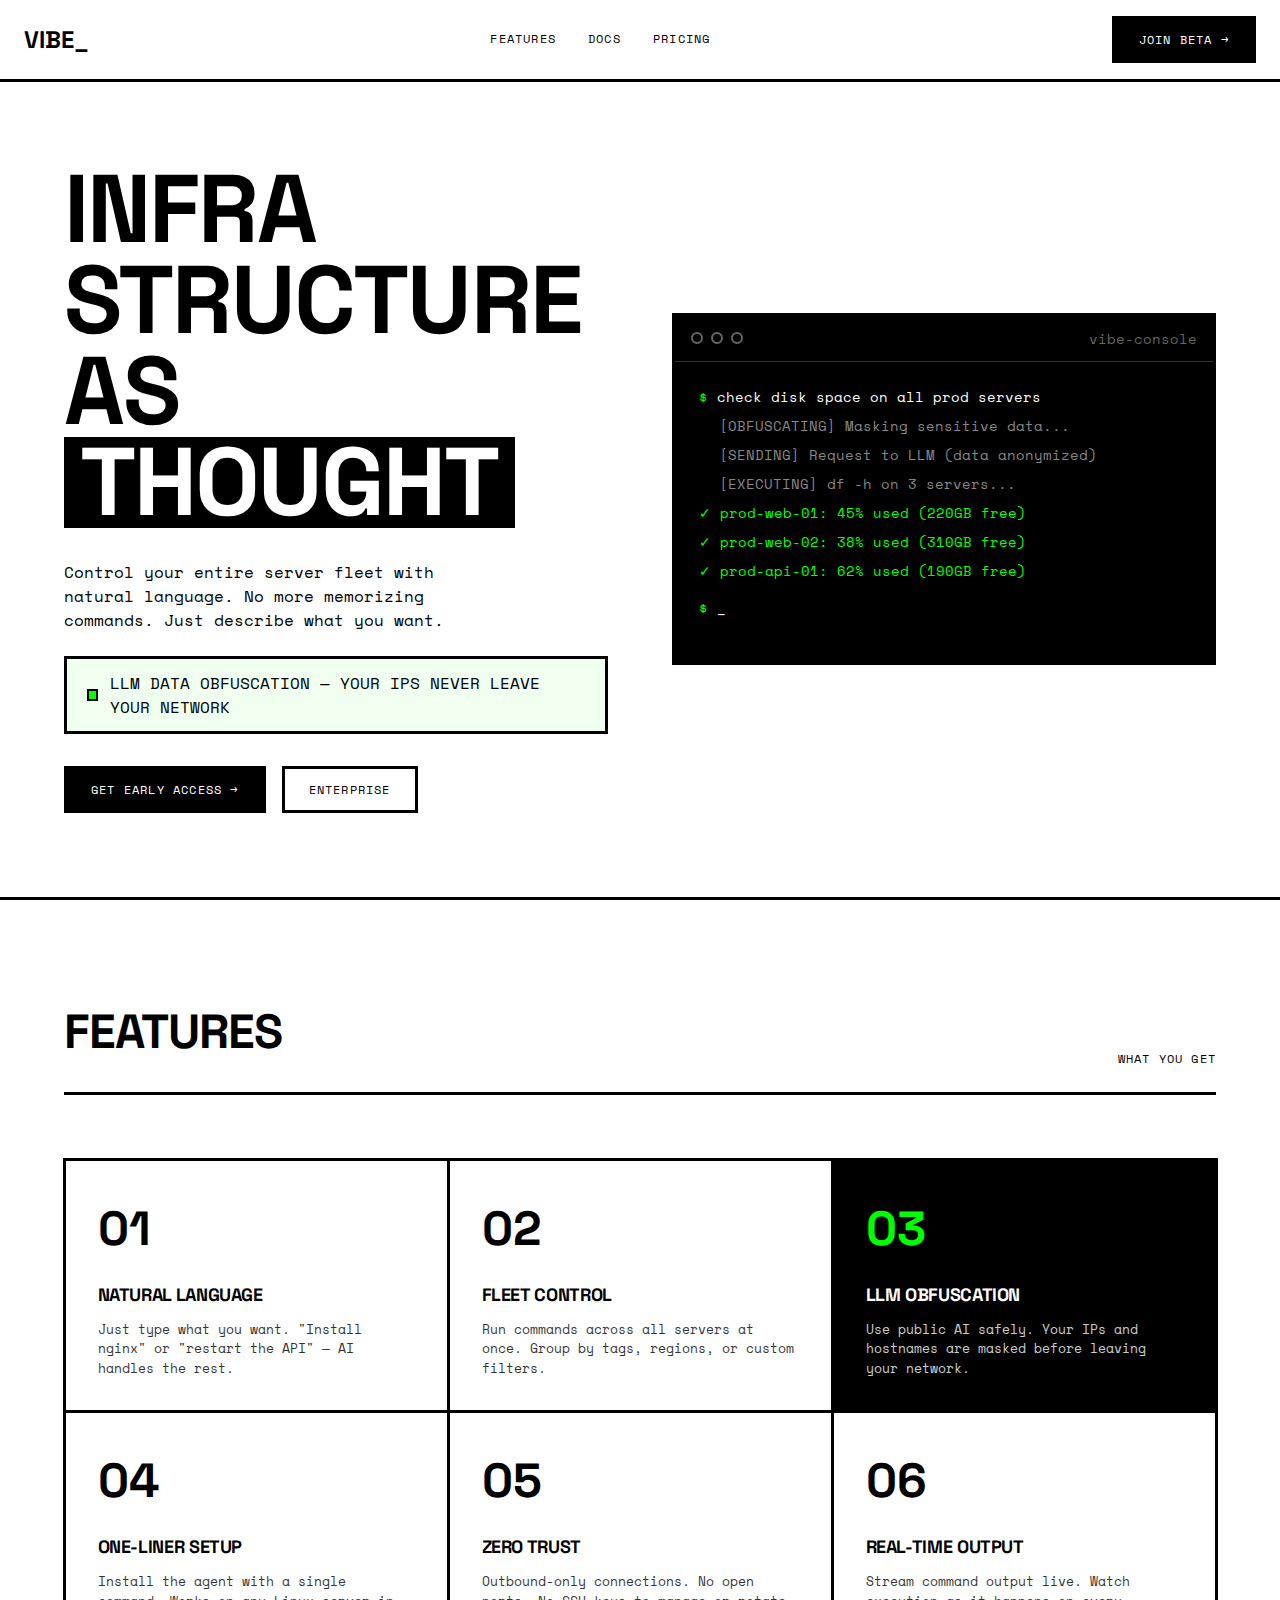
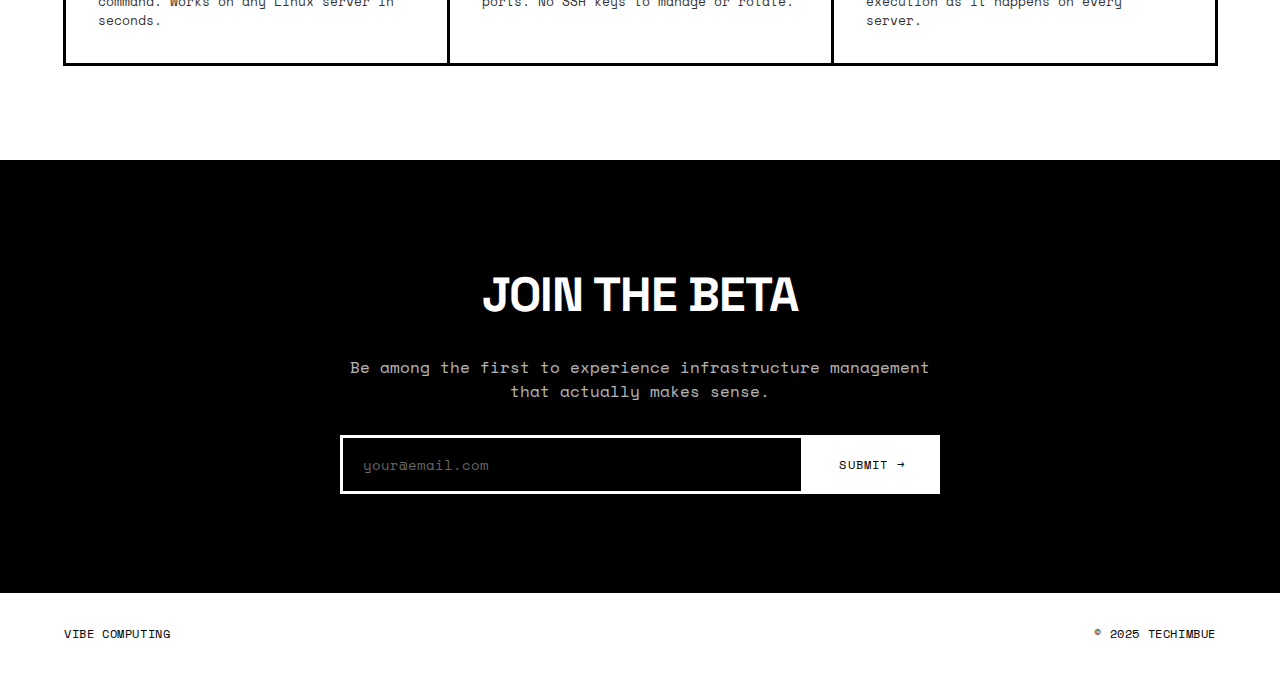
<file: theme-brutalist.html>
<!DOCTYPE html>
<html lang="en">
<head>
    <meta charset="UTF-8">
    <meta name="viewport" content="width=device-width, initial-scale=1.0">
    <title>Vibe Computing - Theme: Brutalist</title>
    <link rel="preconnect" href="https://fonts.googleapis.com">
    <link rel="preconnect" href="https://fonts.gstatic.com" crossorigin>
    <link href="https://fonts.googleapis.com/css2?family=Space+Mono:wght@400;700&family=Space+Grotesk:wght@400;500;600;700&display=swap" rel="stylesheet">
    <style>
        :root {
            --black: #000000;
            --white: #ffffff;
            --red: #ff0000;
            --green: #00ff00;
        }

        * {
            margin: 0;
            padding: 0;
            box-sizing: border-box;
        }

        body {
            font-family: 'Space Mono', monospace;
            background: var(--white);
            color: var(--black);
            line-height: 1.5;
        }

        h1, h2, h3 {
            font-family: 'Space Grotesk', sans-serif;
            font-weight: 700;
            letter-spacing: -0.02em;
        }

        a {
            color: inherit;
            text-decoration: none;
        }

        .container {
            max-width: 1200px;
            margin: 0 auto;
            padding: 0 24px;
        }

        /* Navigation */
        nav {
            position: fixed;
            top: 0;
            left: 0;
            right: 0;
            z-index: 100;
            background: var(--white);
            border-bottom: 3px solid var(--black);
        }

        .nav-inner {
            display: flex;
            justify-content: space-between;
            align-items: center;
            padding: 16px 24px;
        }

        .logo {
            font-family: 'Space Grotesk', sans-serif;
            font-size: 24px;
            font-weight: 700;
            text-transform: uppercase;
        }

        .nav-links {
            display: flex;
            gap: 32px;
        }

        .nav-links a {
            text-transform: uppercase;
            font-size: 12px;
            letter-spacing: 0.1em;
            border-bottom: 2px solid transparent;
        }

        .nav-links a:hover {
            border-bottom-color: var(--black);
        }

        .btn-primary {
            background: var(--black);
            color: var(--white);
            padding: 12px 24px;
            text-transform: uppercase;
            font-size: 12px;
            letter-spacing: 0.1em;
            border: 3px solid var(--black);
            cursor: pointer;
            font-family: 'Space Mono', monospace;
            transition: all 0.1s;
        }

        .btn-primary:hover {
            background: var(--white);
            color: var(--black);
        }

        .btn-secondary {
            background: var(--white);
            color: var(--black);
            padding: 12px 24px;
            text-transform: uppercase;
            font-size: 12px;
            letter-spacing: 0.1em;
            border: 3px solid var(--black);
            cursor: pointer;
            font-family: 'Space Mono', monospace;
        }

        .btn-secondary:hover {
            background: var(--black);
            color: var(--white);
        }

        /* Hero */
        .hero {
            min-height: 100vh;
            display: flex;
            align-items: center;
            padding-top: 80px;
            border-bottom: 3px solid var(--black);
        }

        .hero-grid {
            display: grid;
            grid-template-columns: 1fr 1fr;
            gap: 64px;
            align-items: center;
        }

        .hero-content h1 {
            font-size: clamp(48px, 8vw, 96px);
            line-height: 0.95;
            margin-bottom: 32px;
            text-transform: uppercase;
        }

        .hero-content h1 span {
            display: block;
        }

        .hero-content h1 .highlight {
            color: var(--white);
            background: var(--black);
            padding: 0 16px;
            display: inline-block;
        }

        .hero-description {
            font-size: 16px;
            margin-bottom: 24px;
            max-width: 400px;
        }

        .security-badge {
            display: inline-flex;
            align-items: center;
            gap: 12px;
            padding: 12px 20px;
            border: 3px solid var(--black);
            margin-bottom: 32px;
            background: #f0fff0;
        }

        .security-badge .dot {
            width: 12px;
            height: 12px;
            background: var(--green);
            border: 2px solid var(--black);
        }

        .hero-cta {
            display: flex;
            gap: 16px;
        }

        /* Terminal */
        .terminal {
            background: var(--black);
            color: var(--white);
            border: 3px solid var(--black);
            font-family: 'Space Mono', monospace;
            font-size: 14px;
        }

        .terminal-header {
            display: flex;
            justify-content: space-between;
            align-items: center;
            padding: 12px 16px;
            border-bottom: 1px solid #333;
        }

        .terminal-dots {
            display: flex;
            gap: 8px;
        }

        .terminal-dots span {
            width: 12px;
            height: 12px;
            border-radius: 50%;
            border: 2px solid #666;
        }

        .terminal-body {
            padding: 24px;
            min-height: 300px;
        }

        .terminal-line {
            margin-bottom: 8px;
        }

        .terminal-prompt {
            color: var(--green);
        }

        .terminal-output {
            color: #888;
            padding-left: 20px;
        }

        .terminal-success {
            color: var(--green);
        }

        /* Features */
        .features {
            padding: 96px 0;
            border-bottom: 3px solid var(--black);
        }

        .section-header {
            display: flex;
            justify-content: space-between;
            align-items: flex-end;
            margin-bottom: 64px;
            padding-bottom: 24px;
            border-bottom: 3px solid var(--black);
        }

        .section-header h2 {
            font-size: 48px;
            text-transform: uppercase;
        }

        .section-header span {
            font-size: 12px;
            text-transform: uppercase;
            letter-spacing: 0.1em;
        }

        .features-grid {
            display: grid;
            grid-template-columns: repeat(3, 1fr);
            gap: 0;
        }

        .feature-card {
            padding: 32px;
            border: 3px solid var(--black);
            margin: -1.5px;
        }

        .feature-card:hover {
            background: var(--black);
            color: var(--white);
        }

        .feature-number {
            font-size: 48px;
            font-weight: 700;
            font-family: 'Space Grotesk', sans-serif;
            margin-bottom: 16px;
        }

        .feature-card h3 {
            font-size: 18px;
            text-transform: uppercase;
            margin-bottom: 12px;
        }

        .feature-card p {
            font-size: 13px;
            opacity: 0.8;
        }

        .feature-highlight {
            background: var(--black);
            color: var(--white);
        }

        .feature-highlight .feature-number {
            color: var(--green);
        }

        /* CTA */
        .cta {
            padding: 96px 0;
            background: var(--black);
            color: var(--white);
        }

        .cta-content {
            max-width: 600px;
            margin: 0 auto;
            text-align: center;
        }

        .cta h2 {
            font-size: 48px;
            text-transform: uppercase;
            margin-bottom: 24px;
        }

        .cta p {
            margin-bottom: 32px;
            opacity: 0.7;
        }

        .cta-form {
            display: flex;
            gap: 0;
        }

        .cta-form input {
            flex: 1;
            padding: 16px 20px;
            border: 3px solid var(--white);
            background: transparent;
            color: var(--white);
            font-family: 'Space Mono', monospace;
            font-size: 14px;
        }

        .cta-form input::placeholder {
            color: #666;
        }

        .cta-form button {
            background: var(--white);
            color: var(--black);
            padding: 16px 32px;
            border: 3px solid var(--white);
            text-transform: uppercase;
            font-size: 12px;
            letter-spacing: 0.1em;
            font-family: 'Space Mono', monospace;
            cursor: pointer;
        }

        .cta-form button:hover {
            background: var(--green);
            border-color: var(--green);
        }

        /* Footer */
        footer {
            padding: 32px 0;
            border-top: 3px solid var(--black);
        }

        .footer-inner {
            display: flex;
            justify-content: space-between;
            align-items: center;
        }

        .footer-inner span {
            font-size: 12px;
            text-transform: uppercase;
            letter-spacing: 0.05em;
        }

        @media (max-width: 768px) {
            .hero-grid {
                grid-template-columns: 1fr;
            }
            .features-grid {
                grid-template-columns: 1fr;
            }
            .cta-form {
                flex-direction: column;
            }
        }
    </style>
</head>
<body>
    <!-- Navigation -->
    <nav>
        <div class="nav-inner">
            <a href="#" class="logo">Vibe_</a>
            <div class="nav-links">
                <a href="#features">Features</a>
                <a href="#">Docs</a>
                <a href="#">Pricing</a>
            </div>
            <button class="btn-primary">Join Beta →</button>
        </div>
    </nav>

    <!-- Hero Section -->
    <section class="hero">
        <div class="container">
            <div class="hero-grid">
                <div class="hero-content">
                    <h1>
                        <span>Infra</span>
                        <span>structure</span>
                        <span>as</span>
                        <span class="highlight">Thought</span>
                    </h1>

                    <p class="hero-description">
                        Control your entire server fleet with natural language.
                        No more memorizing commands. Just describe what you want.
                    </p>

                    <div class="security-badge">
                        <div class="dot"></div>
                        <span>LLM DATA OBFUSCATION — YOUR IPS NEVER LEAVE YOUR NETWORK</span>
                    </div>

                    <div class="hero-cta">
                        <button class="btn-primary">Get Early Access →</button>
                        <button class="btn-secondary">Enterprise</button>
                    </div>
                </div>

                <div class="terminal">
                    <div class="terminal-header">
                        <div class="terminal-dots">
                            <span></span>
                            <span></span>
                            <span></span>
                        </div>
                        <span style="color: #666;">vibe-console</span>
                    </div>
                    <div class="terminal-body">
                        <div class="terminal-line">
                            <span class="terminal-prompt">$ </span>
                            <span>check disk space on all prod servers</span>
                        </div>
                        <div class="terminal-line terminal-output">
                            [OBFUSCATING] Masking sensitive data...
                        </div>
                        <div class="terminal-line terminal-output">
                            [SENDING] Request to LLM (data anonymized)
                        </div>
                        <div class="terminal-line terminal-output">
                            [EXECUTING] df -h on 3 servers...
                        </div>
                        <div class="terminal-line terminal-success">
                            ✓ prod-web-01: 45% used (220GB free)
                        </div>
                        <div class="terminal-line terminal-success">
                            ✓ prod-web-02: 38% used (310GB free)
                        </div>
                        <div class="terminal-line terminal-success">
                            ✓ prod-api-01: 62% used (190GB free)
                        </div>
                        <div class="terminal-line" style="margin-top: 16px;">
                            <span class="terminal-prompt">$ </span>
                            <span style="animation: blink 1s infinite;">_</span>
                        </div>
                    </div>
                </div>
            </div>
        </div>
    </section>

    <!-- Features -->
    <section class="features" id="features">
        <div class="container">
            <div class="section-header">
                <h2>Features</h2>
                <span>What you get</span>
            </div>

            <div class="features-grid">
                <div class="feature-card">
                    <div class="feature-number">01</div>
                    <h3>Natural Language</h3>
                    <p>Just type what you want. "Install nginx" or "restart the API" — AI handles the rest.</p>
                </div>

                <div class="feature-card">
                    <div class="feature-number">02</div>
                    <h3>Fleet Control</h3>
                    <p>Run commands across all servers at once. Group by tags, regions, or custom filters.</p>
                </div>

                <div class="feature-card feature-highlight">
                    <div class="feature-number">03</div>
                    <h3>LLM Obfuscation</h3>
                    <p>Use public AI safely. Your IPs and hostnames are masked before leaving your network.</p>
                </div>

                <div class="feature-card">
                    <div class="feature-number">04</div>
                    <h3>One-Liner Setup</h3>
                    <p>Install the agent with a single command. Works on any Linux server in seconds.</p>
                </div>

                <div class="feature-card">
                    <div class="feature-number">05</div>
                    <h3>Zero Trust</h3>
                    <p>Outbound-only connections. No open ports. No SSH keys to manage or rotate.</p>
                </div>

                <div class="feature-card">
                    <div class="feature-number">06</div>
                    <h3>Real-Time Output</h3>
                    <p>Stream command output live. Watch execution as it happens on every server.</p>
                </div>
            </div>
        </div>
    </section>

    <!-- CTA -->
    <section class="cta">
        <div class="container">
            <div class="cta-content">
                <h2>Join The Beta</h2>
                <p>Be among the first to experience infrastructure management that actually makes sense.</p>
                <form class="cta-form">
                    <input type="email" placeholder="your@email.com">
                    <button type="submit">Submit →</button>
                </form>
            </div>
        </div>
    </section>

    <!-- Footer -->
    <footer>
        <div class="container">
            <div class="footer-inner">
                <span>Vibe Computing</span>
                <span>© 2025 TechImbue</span>
            </div>
        </div>
    </footer>

    <style>
        @keyframes blink {
            0%, 50% { opacity: 1; }
            51%, 100% { opacity: 0; }
        }
    </style>
</body>
</html>
</file>
